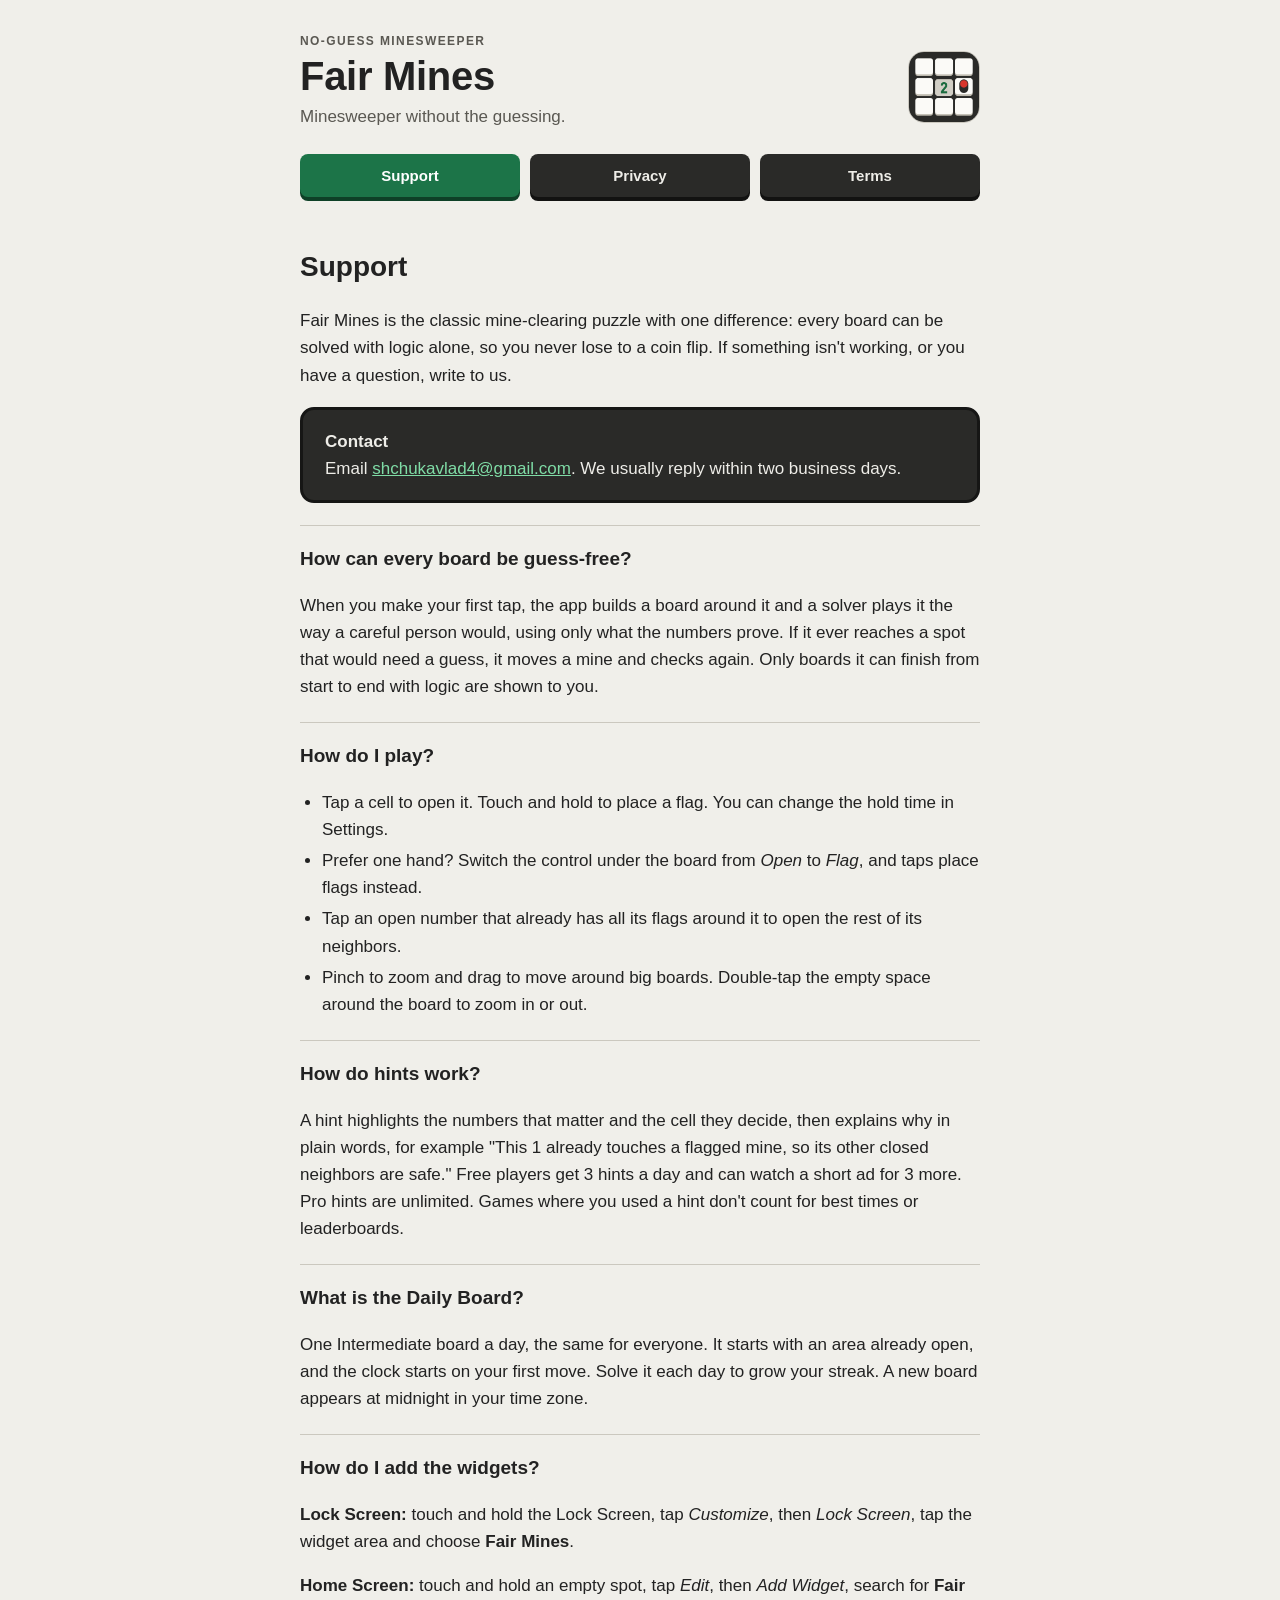
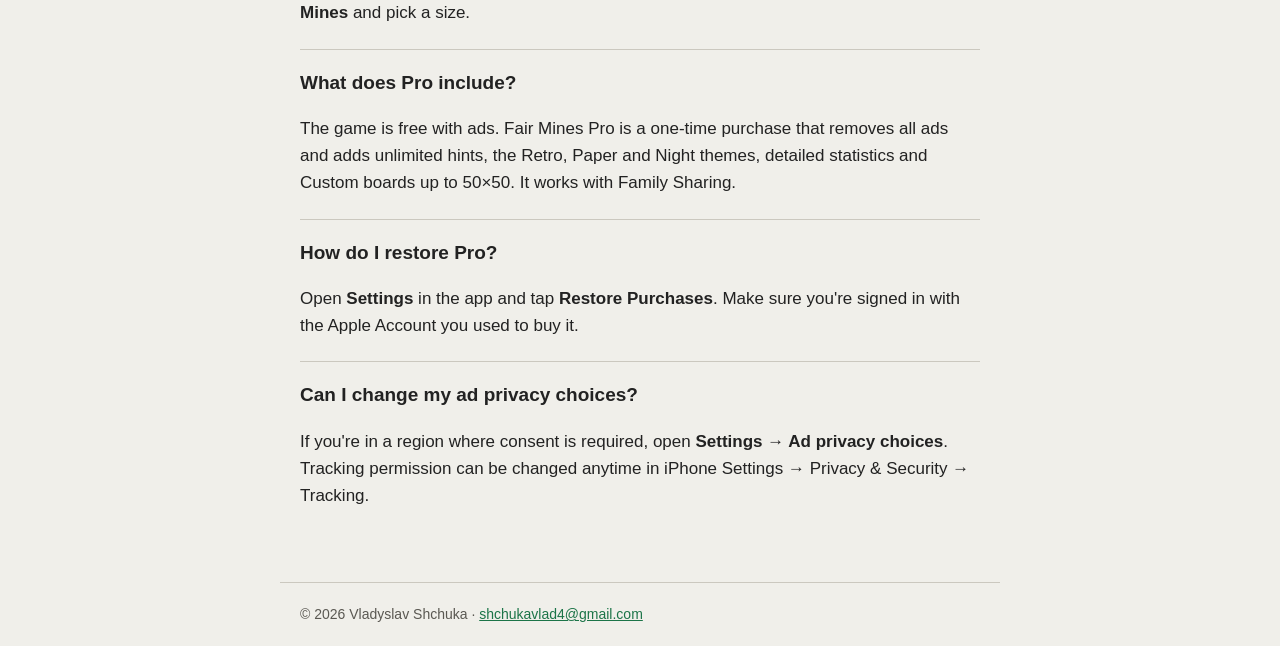
<file: index.html>
<!doctype html>
<html lang="en"><head><meta charset="utf-8"><meta name="viewport" content="width=device-width, initial-scale=1">
<title>Support · Fair Mines</title><meta name="description" content="Fair Mines is Minesweeper for iPhone where every board can be solved with logic alone."><link rel="stylesheet" href="style.css"><link rel="icon" href="icon.png"></head>
<body><header class="hero"><img src="icon.png" alt="Fair Mines app icon"><h1>Fair Mines</h1><p>Minesweeper without the guessing.</p>
<nav><a href="support.html" aria-current="page">Support</a><a href="privacy.html">Privacy</a><a href="terms.html">Terms</a></nav></header>
<main>
<h2>Support</h2>
<p>Fair Mines is the classic mine-clearing puzzle with one difference: every board can be solved with logic alone, so you never lose to a coin flip. If something isn't working, or you have a question, write to us.</p>
<div class="card"><strong>Contact</strong><br>Email <a href="mailto:shchukavlad4@gmail.com">shchukavlad4@gmail.com</a>. We usually reply within two business days.</div>

<h3>How can every board be guess-free?</h3>
<p>When you make your first tap, the app builds a board around it and a solver plays it the way a careful person would, using only what the numbers prove. If it ever reaches a spot that would need a guess, it moves a mine and checks again. Only boards it can finish from start to end with logic are shown to you.</p>

<h3>How do I play?</h3>
<ul>
<li>Tap a cell to open it. Touch and hold to place a flag. You can change the hold time in Settings.</li>
<li>Prefer one hand? Switch the control under the board from <em>Open</em> to <em>Flag</em>, and taps place flags instead.</li>
<li>Tap an open number that already has all its flags around it to open the rest of its neighbors.</li>
<li>Pinch to zoom and drag to move around big boards. Double-tap the empty space around the board to zoom in or out.</li>
</ul>

<h3>How do hints work?</h3>
<p>A hint highlights the numbers that matter and the cell they decide, then explains why in plain words, for example "This 1 already touches a flagged mine, so its other closed neighbors are safe." Free players get 3 hints a day and can watch a short ad for 3 more. Pro hints are unlimited. Games where you used a hint don't count for best times or leaderboards.</p>

<h3>What is the Daily Board?</h3>
<p>One Intermediate board a day, the same for everyone. It starts with an area already open, and the clock starts on your first move. Solve it each day to grow your streak. A new board appears at midnight in your time zone.</p>

<h3>How do I add the widgets?</h3>
<p><strong>Lock Screen:</strong> touch and hold the Lock Screen, tap <em>Customize</em>, then <em>Lock Screen</em>, tap the widget area and choose <strong>Fair Mines</strong>.</p>
<p><strong>Home Screen:</strong> touch and hold an empty spot, tap <em>Edit</em>, then <em>Add Widget</em>, search for <strong>Fair Mines</strong> and pick a size.</p>

<h3>What does Pro include?</h3>
<p>The game is free with ads. Fair Mines Pro is a one-time purchase that removes all ads and adds unlimited hints, the Retro, Paper and Night themes, detailed statistics and Custom boards up to 50×50. It works with Family Sharing.</p>

<h3>How do I restore Pro?</h3>
<p>Open <strong>Settings</strong> in the app and tap <strong>Restore Purchases</strong>. Make sure you're signed in with the Apple Account you used to buy it.</p>

<h3>Can I change my ad privacy choices?</h3>
<p>If you're in a region where consent is required, open <strong>Settings → Ad privacy choices</strong>. Tracking permission can be changed anytime in iPhone Settings → Privacy &amp; Security → Tracking.</p>
</main><footer>© 2026 Vladyslav Shchuka · <a href="mailto:shchukavlad4@gmail.com">shchukavlad4@gmail.com</a></footer></body></html>
</file>
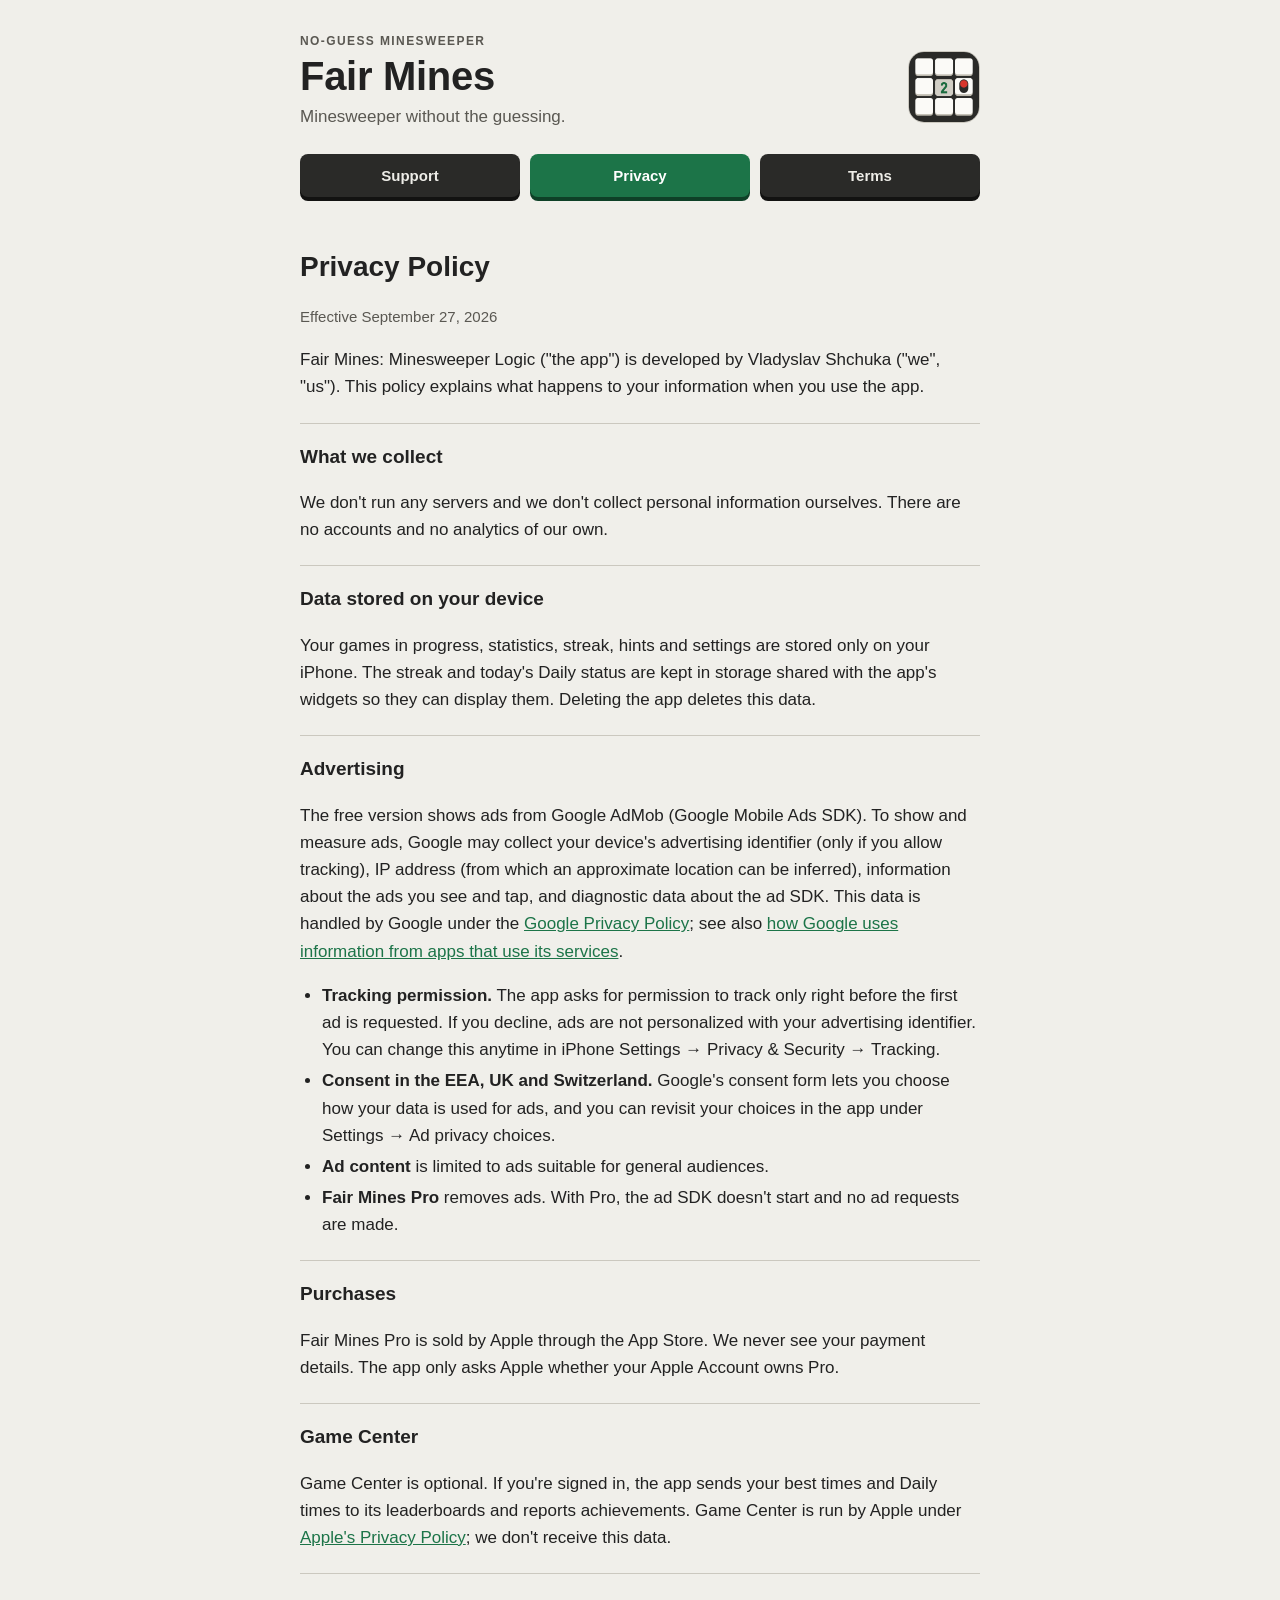
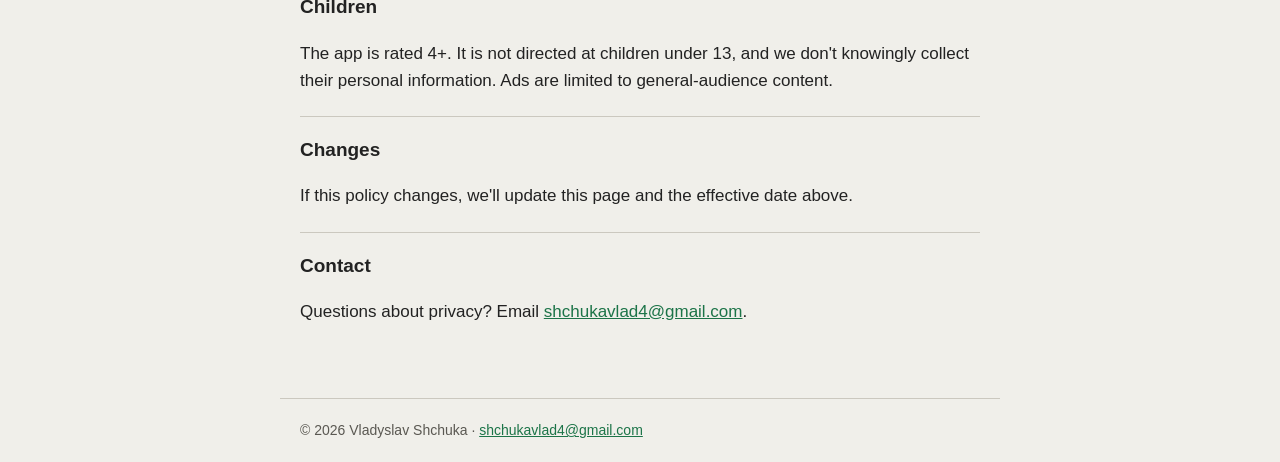
<file: privacy.html>
<!doctype html>
<html lang="en"><head><meta charset="utf-8"><meta name="viewport" content="width=device-width, initial-scale=1">
<title>Privacy Policy · Fair Mines</title><meta name="description" content="Fair Mines is Minesweeper for iPhone where every board can be solved with logic alone."><link rel="stylesheet" href="style.css"><link rel="icon" href="icon.png"></head>
<body><header class="hero"><img src="icon.png" alt="Fair Mines app icon"><h1>Fair Mines</h1><p>Minesweeper without the guessing.</p>
<nav><a href="support.html">Support</a><a href="privacy.html" aria-current="page">Privacy</a><a href="terms.html">Terms</a></nav></header>
<main>
<h2>Privacy Policy</h2>
<p class="muted">Effective September 27, 2026</p>
<p>Fair Mines: Minesweeper Logic ("the app") is developed by Vladyslav Shchuka ("we", "us"). This policy explains what happens to your information when you use the app.</p>

<h3>What we collect</h3>
<p>We don't run any servers and we don't collect personal information ourselves. There are no accounts and no analytics of our own.</p>

<h3>Data stored on your device</h3>
<p>Your games in progress, statistics, streak, hints and settings are stored only on your iPhone. The streak and today's Daily status are kept in storage shared with the app's widgets so they can display them. Deleting the app deletes this data.</p>

<h3>Advertising</h3>
<p>The free version shows ads from Google AdMob (Google Mobile Ads SDK). To show and measure ads, Google may collect your device's advertising identifier (only if you allow tracking), IP address (from which an approximate location can be inferred), information about the ads you see and tap, and diagnostic data about the ad SDK. This data is handled by Google under the <a href="https://policies.google.com/privacy">Google Privacy Policy</a>; see also <a href="https://policies.google.com/technologies/partner-sites">how Google uses information from apps that use its services</a>.</p>
<ul>
<li><strong>Tracking permission.</strong> The app asks for permission to track only right before the first ad is requested. If you decline, ads are not personalized with your advertising identifier. You can change this anytime in iPhone Settings → Privacy &amp; Security → Tracking.</li>
<li><strong>Consent in the EEA, UK and Switzerland.</strong> Google's consent form lets you choose how your data is used for ads, and you can revisit your choices in the app under Settings → Ad privacy choices.</li>
<li><strong>Ad content</strong> is limited to ads suitable for general audiences.</li>
<li><strong>Fair Mines Pro</strong> removes ads. With Pro, the ad SDK doesn't start and no ad requests are made.</li>
</ul>

<h3>Purchases</h3>
<p>Fair Mines Pro is sold by Apple through the App Store. We never see your payment details. The app only asks Apple whether your Apple Account owns Pro.</p>

<h3>Game Center</h3>
<p>Game Center is optional. If you're signed in, the app sends your best times and Daily times to its leaderboards and reports achievements. Game Center is run by Apple under <a href="https://www.apple.com/legal/privacy/">Apple's Privacy Policy</a>; we don't receive this data.</p>

<h3>Children</h3>
<p>The app is rated 4+. It is not directed at children under 13, and we don't knowingly collect their personal information. Ads are limited to general-audience content.</p>

<h3>Changes</h3>
<p>If this policy changes, we'll update this page and the effective date above.</p>

<h3>Contact</h3>
<p>Questions about privacy? Email <a href="mailto:shchukavlad4@gmail.com">shchukavlad4@gmail.com</a>.</p>
</main><footer>© 2026 Vladyslav Shchuka · <a href="mailto:shchukavlad4@gmail.com">shchukavlad4@gmail.com</a></footer></body></html>
</file>
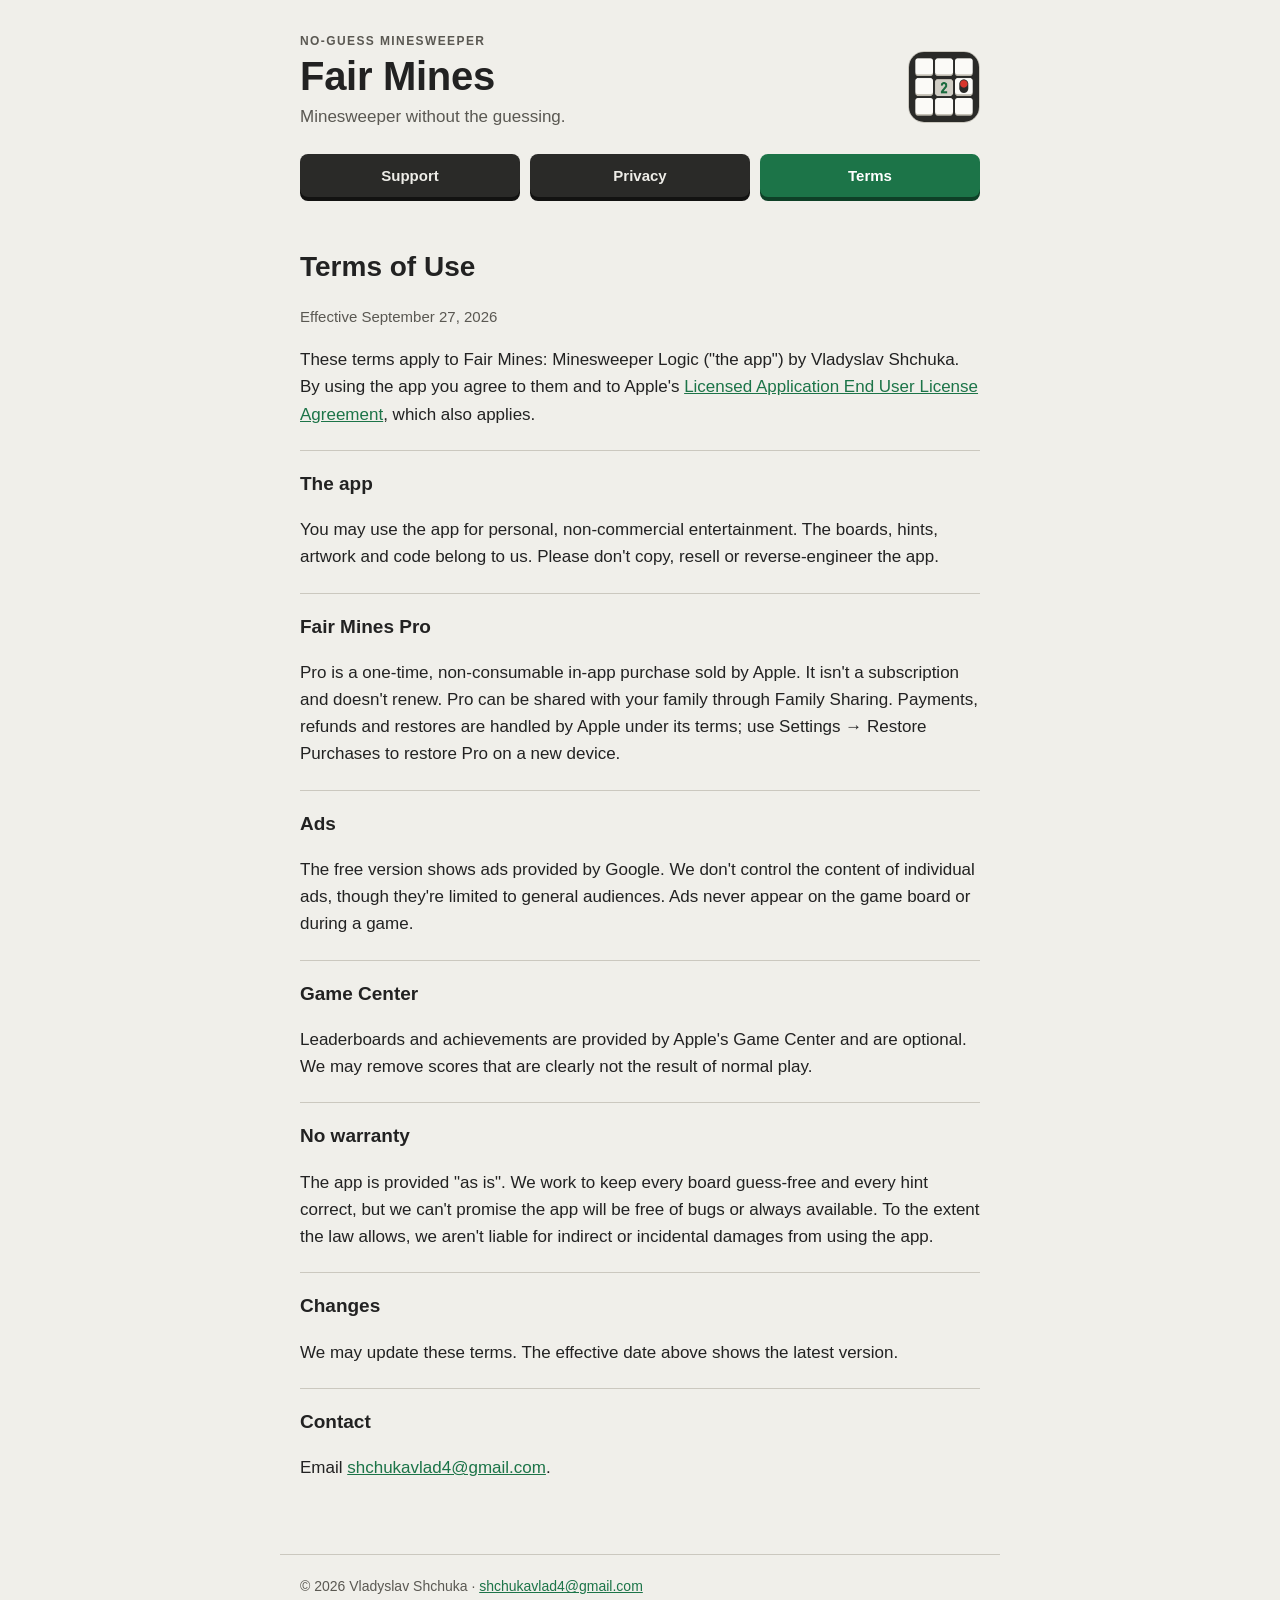
<file: terms.html>
<!doctype html>
<html lang="en"><head><meta charset="utf-8"><meta name="viewport" content="width=device-width, initial-scale=1">
<title>Terms of Use · Fair Mines</title><meta name="description" content="Fair Mines is Minesweeper for iPhone where every board can be solved with logic alone."><link rel="stylesheet" href="style.css"><link rel="icon" href="icon.png"></head>
<body><header class="hero"><img src="icon.png" alt="Fair Mines app icon"><h1>Fair Mines</h1><p>Minesweeper without the guessing.</p>
<nav><a href="support.html">Support</a><a href="privacy.html">Privacy</a><a href="terms.html" aria-current="page">Terms</a></nav></header>
<main>
<h2>Terms of Use</h2>
<p class="muted">Effective September 27, 2026</p>
<p>These terms apply to Fair Mines: Minesweeper Logic ("the app") by Vladyslav Shchuka. By using the app you agree to them and to Apple's <a href="https://www.apple.com/legal/internet-services/itunes/dev/stdeula/">Licensed Application End User License Agreement</a>, which also applies.</p>

<h3>The app</h3>
<p>You may use the app for personal, non-commercial entertainment. The boards, hints, artwork and code belong to us. Please don't copy, resell or reverse-engineer the app.</p>

<h3>Fair Mines Pro</h3>
<p>Pro is a one-time, non-consumable in-app purchase sold by Apple. It isn't a subscription and doesn't renew. Pro can be shared with your family through Family Sharing. Payments, refunds and restores are handled by Apple under its terms; use Settings → Restore Purchases to restore Pro on a new device.</p>

<h3>Ads</h3>
<p>The free version shows ads provided by Google. We don't control the content of individual ads, though they're limited to general audiences. Ads never appear on the game board or during a game.</p>

<h3>Game Center</h3>
<p>Leaderboards and achievements are provided by Apple's Game Center and are optional. We may remove scores that are clearly not the result of normal play.</p>

<h3>No warranty</h3>
<p>The app is provided "as is". We work to keep every board guess-free and every hint correct, but we can't promise the app will be free of bugs or always available. To the extent the law allows, we aren't liable for indirect or incidental damages from using the app.</p>

<h3>Changes</h3>
<p>We may update these terms. The effective date above shows the latest version.</p>

<h3>Contact</h3>
<p>Email <a href="mailto:shchukavlad4@gmail.com">shchukavlad4@gmail.com</a>.</p>
</main><footer>© 2026 Vladyslav Shchuka · <a href="mailto:shchukavlad4@gmail.com">shchukavlad4@gmail.com</a></footer></body></html>
</file>
<file: style.css>
/* Fair Mines site, 1.0.2 "Casing": the pages look like the app, a matte 1970s instrument.
   Avenir Next words, DIN numbers, ivory keys over a darker edge, one charcoal window, one green. */
:root {
  --casing: #F0EFEA; --bay: #E2E0D9; --key: #FBFAF7; --edge: #C9C6BC; --line: #CBC8BF;
  --ink: #222222; --muted: #5A5852; --window: #2A2A28; --on-window: #EEEDE8; --on-window-muted: #C9C7C0;
  --signal: #1C7448;
  color-scheme: light dark;
}
@media (prefers-color-scheme: dark) {
  :root { --casing: #1B1B1A; --bay: #141413; --key: #2A2A28; --edge: #0F0F0E; --line: #3A3A37;
    --ink: #EEEDE8; --muted: #A9A79F; --window: #0E0E0D; --signal: #5BCB8E; }
}
* { box-sizing: border-box; }
body { margin: 0; background: var(--casing); color: var(--ink);
  font: 17px/1.6 "Avenir Next", Avenir, "Helvetica Neue", Arial, sans-serif; }
.hero { max-width: 720px; margin: 0 auto; padding: 32px 20px 0; }
.hero::before { content: "No-guess minesweeper"; display: block; font-size: 12px; font-weight: 600;
  letter-spacing: 1.4px; text-transform: uppercase; color: var(--muted); }
.hero img { float: right; width: 72px; height: 72px; border-radius: 16px; border: 1px solid var(--line); }
.hero h1 { font-weight: 700; font-size: 40px; letter-spacing: -0.3px; margin: 2px 0 0; line-height: 1.15; }
.hero p { margin: 4px 0 0; color: var(--muted); }
nav { clear: both; display: flex; flex-wrap: wrap; gap: 10px; margin-top: 24px; }
nav a { flex: 1 1 0; min-width: 96px; text-align: center; padding: 10px 12px 9px; text-decoration: none;
  color: var(--on-window); background: var(--window); border-radius: 8px; box-shadow: 0 4px 0 #121211;
  font-weight: 600; font-size: 15px; }
nav a[aria-current="page"] { background: var(--signal); color: #FFFFFF; box-shadow: 0 4px 0 #0E4027; }
@media (prefers-color-scheme: dark) { nav a[aria-current="page"] { background: #1F844C; } }
nav a:active { transform: translateY(3px); box-shadow: 0 1px 0 #121211; }
main { max-width: 720px; margin: 0 auto; padding: 24px 20px 56px; }
h2 { font-weight: 700; font-size: 28px; margin: 24px 0 8px; }
h3 { font-weight: 600; font-size: 19px; margin: 22px 0 4px; }
h3::before { content: ""; display: block; height: 1px; background: var(--line); margin-bottom: 18px; }
a { color: var(--signal); }
ol, ul { padding-left: 22px; }
li { margin: 4px 0; }
.card { background: var(--window); color: var(--on-window); border-radius: 14px; padding: 18px 22px; margin: 18px 0;
  border: 3px solid #161615; }
.card a { color: #7FDCA6; }
.muted { color: var(--muted); font-size: 15px; }
footer { max-width: 720px; margin: 0 auto; color: var(--muted); font-size: 14px; padding: 20px;
  border-top: 1px solid var(--line); }
</file>
